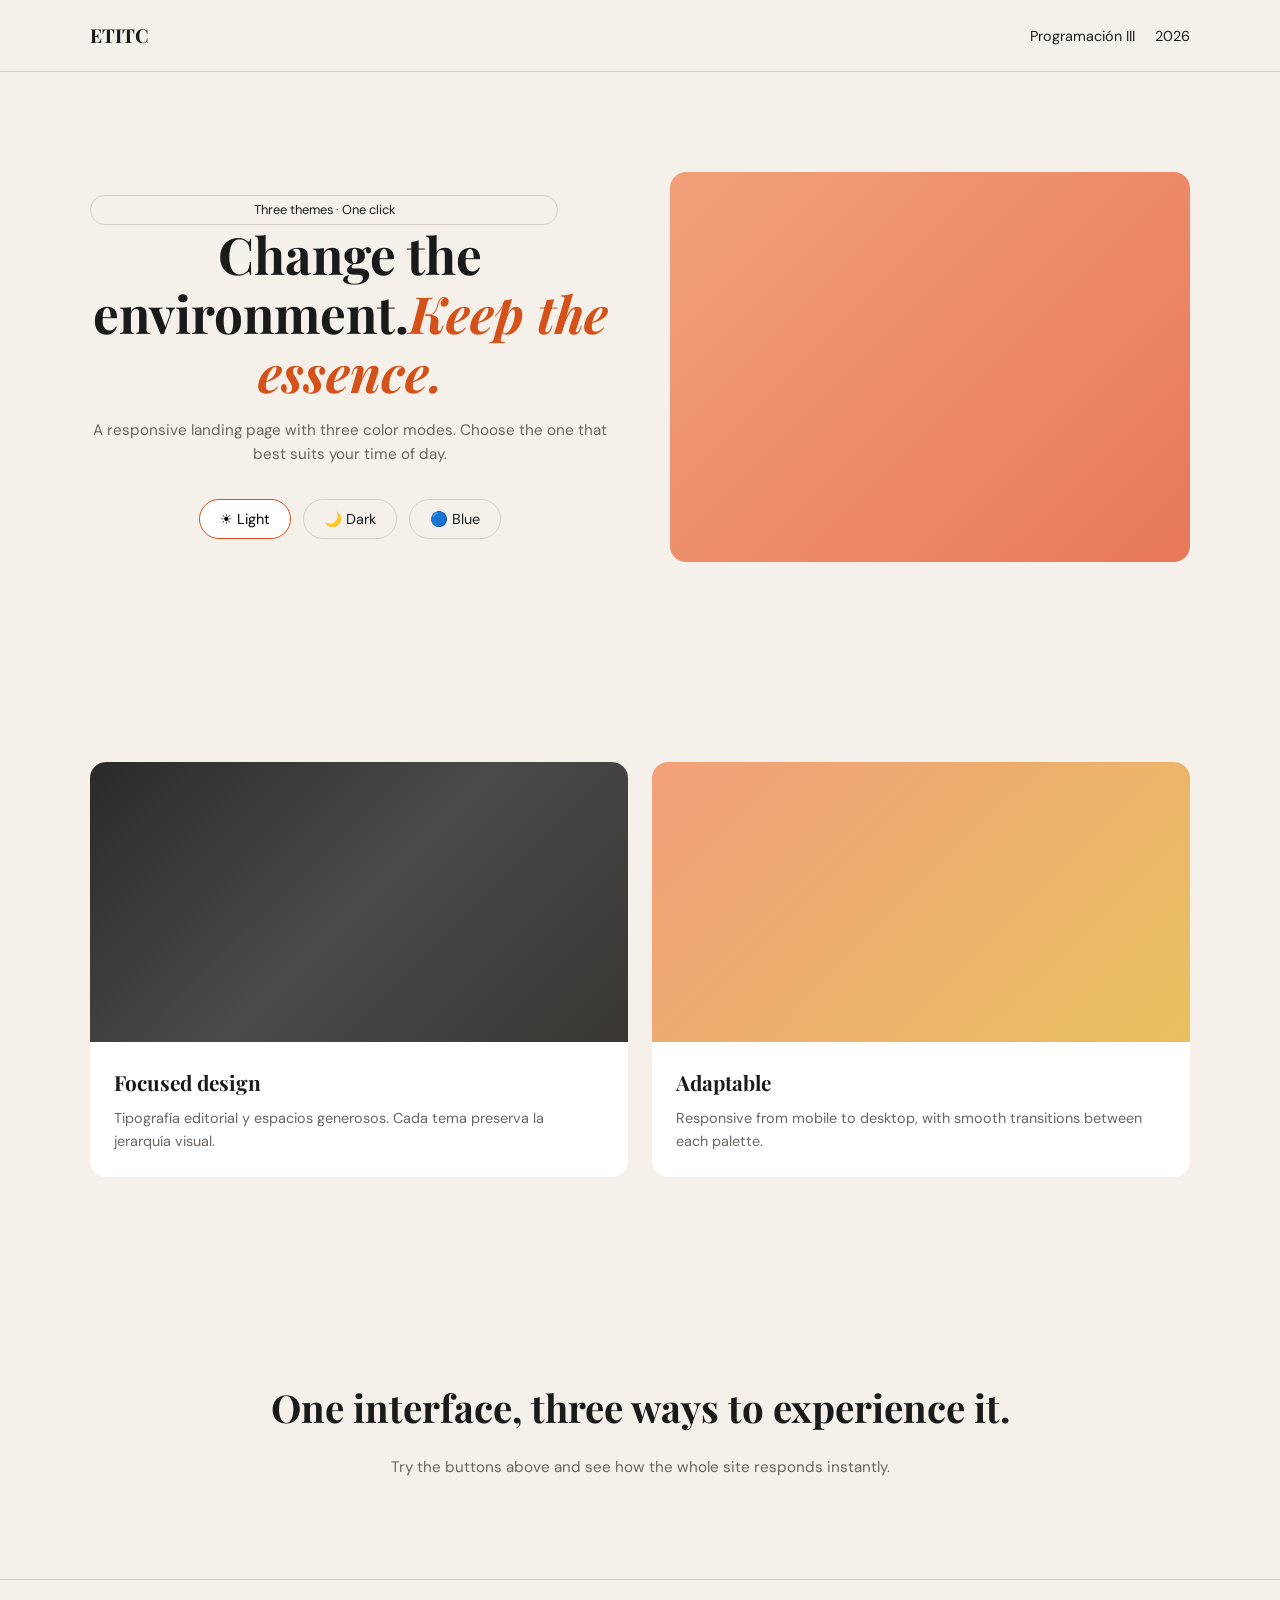
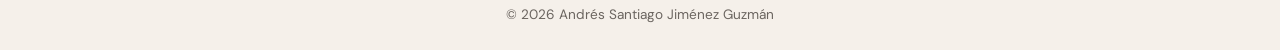
<file: Switcher-BG-Color/index.html>
<!doctype html>
<html lang="en">
  <head>
    <meta charset="UTF-8" />
    <meta name="viewport" content="width=device-width, initial-scale=1.0" />
    <title>Switcher-BG-Color</title>
    <link rel="stylesheet" href="./css/style.css" />
  </head>
  <body class="light">
    <header>
      <nav>
        <span class="logo">ETITC</span>
        <ul>
          <li><a href="#features">Programación III</a></li>
          <li><a href="#cta">2026</a></li>
        </ul>
      </nav>
    </header>

    <main>
      <section id="hero">
        <div class="hero-content">
          <span class="badge">Three themes · One click</span>
          <h1>Change the environment.<em>Keep the essence.</em></h1>
          <p>
            A responsive landing page with three color modes. Choose the one
            that best suits your time of day.
          </p>
          <div class="theme-buttons">
            <button class="active" data-theme="light">☀ Light</button>
            <button data-theme="dark">🌙 Dark</button>
            <button data-theme="blue">🔵 Blue</button>
          </div>
        </div>
        <div class="hero-image">
          <div class="hero-placeholder"></div>
        </div>
      </section>

      <section id="features">
        <article class="card">
          <div class="card-image card-image--dark"></div>
          <div class="card-body">
            <h2>Focused design</h2>
            <p>
              Tipografía editorial y espacios generosos. Cada tema preserva la
              jerarquía visual.
            </p>
          </div>
        </article>
        <article class="card">
          <div class="card-image card-image--warm"></div>
          <div class="card-body">
            <h2>Adaptable</h2>
            <p>
              Responsive from mobile to desktop, with smooth transitions between
              each palette.
            </p>
          </div>
        </article>
      </section>

      <section id="cta">
        <h2>One interface, three ways to experience it.</h2>
        <p>
          Try the buttons above and see how the whole site responds instantly.
        </p>
      </section>
    </main>

    <footer>
      <p>&copy; 2026 Andrés Santiago Jiménez Guzmán</p>
    </footer>

    <script src="./js/script.js"></script>
  </body>
</html>
</file>
<file: Switcher-BG-Color/css/style.css>
/* ============================================
   FUENTES
   ============================================ */
@import url("https://fonts.googleapis.com/css2?family=Playfair+Display:ital,wght@0,700;1,700&family=DM+Sans:wght@400;500&display=swap");

/* ============================================
   RESET
   ============================================ */
*,
*::before,
*::after {
  margin: 0;
  padding: 0;
  box-sizing: border-box;
}

/* ============================================
   VARIABLES — TEMA CLARO (default)
   ============================================ */
:root {
  --color-bg: #f5f0ea;
  --color-text: #1a1a1a;
  --color-accent: #d4521a;
  --color-surface: #ffffff;
  --color-muted: #6b6560;
  --color-border: #d6d0c8;

  --font-heading: "Playfair Display", serif;
  --font-body: "DM Sans", sans-serif;

  --radius: 16px;
  --max-width: 1100px;
  --color-bg-boton: #ffff;
  --color-text-boton: rgb(0, 0, 0);
}

/* ============================================
   TEMAS
   ============================================ */
body.dark {
  --color-bg: #1c1c1c;
  --color-text: #f0ece6;
  --color-surface: #2a2a2a;
  --color-muted: #9a9590;
  --color-border: #3a3a3a;
  --color-bg-boton: #1c1c1c;
  --color-text-boton: #ffff;
}

body.blue {
  --color-bg: #e8f0fe;
  --color-text: #0d1b4b;
  --color-surface: #d4e4fd;
  --color-muted: #4a6090;
  --color-border: #a8c4f0;
  --color-bg-boton: #e8f0fe;
  --color-text-boton: #0d1b4b;
}

/* ============================================
   BASE
   ============================================ */
body {
  background-color: var(--color-bg);
  color: var(--color-text);
  font-family: var(--font-body);
  line-height: 1.6;
  min-height: 100vh;
  display: flex;
  flex-direction: column;
  transition:
    background-color 0.4s ease,
    color 0.4s ease;
}

main {
  flex: 1;
}

a {
  text-decoration: none;
  color: var(--color-text);
  transition: color 0.2s ease;
}

a:hover {
  color: var(--color-accent);
}

img {
  display: block;
  width: 100%;
}

/* ============================================
   NAVBAR — móvil
   ============================================ */
header {
  border-bottom: 1px solid var(--color-border);
  transition: border-color 0.4s ease;
}

nav {
  display: flex;
  justify-content: space-between;
  align-items: center;
  width: 90%;
  max-width: var(--max-width);
  margin: 0 auto;
  padding: 20px 0;
}

.logo {
  font-family: var(--font-heading);
  font-size: 1.2rem;
  font-weight: 700;
}

nav ul {
  list-style: none;
  display: flex;
  gap: 20px;
}

nav ul li a {
  font-size: 0.9rem;
}

/* ============================================
   HERO — móvil (una columna)
   ============================================ */
#hero {
  display: grid;
  grid-template-columns: 1fr;
  gap: 40px;
  padding: 60px 0;
  width: 90%;
  max-width: var(--max-width);
  margin: 0 auto;
}
.badge {
  display: inline-block;
  border: 1px solid var(--color-border);
  border-radius: 999px;
  padding: 4px 14px;
  font-size: 0.8rem;
  margin: 0 auto;
  width: 90%;
  text-align: center;
  transition: border-color 0.4s ease;
}
h1 {
  font-family: var(--font-heading);
  font-size: clamp(2rem, 6vw, 3.2rem);
  line-height: 1.15;
  margin-bottom: 16px;
  text-align: center;
}

h1 em {
  color: var(--color-accent);
  font-style: italic;
}

.hero-content p {
  color: var(--color-muted);
  font-size: 0.95rem;
  /* max-width: 90%; */
  margin-bottom: 32px;
  transition: color 0.4s ease;
  text-align: center;
}
/* Botones de tema */
.theme-buttons {
  display: flex;
  flex-wrap: wrap;
  gap: 12px;
  justify-content: center;
}

.theme-buttons button {
  padding: 10px 20px;
  border-radius: 999px;
  border: 1px solid var(--color-border);
  background: transparent;
  color: var(--color-text);
  font-family: var(--font-body);
  font-size: 0.9rem;
  cursor: pointer;
  transition: all 0.2s ease;
}

.theme-buttons button:hover {
  border-color: var(--color-accent);
  color: var(--color-accent);
}

.theme-buttons button.active {
  background: var(--color-bg-boton);
  border-color: var(--color-accent);
  color: var(--color-text-boton);
}

/* Placeholder imagen hero */
.hero-placeholder {
  width: 100%;
  aspect-ratio: 4 / 3;
  border-radius: var(--radius);
  background: linear-gradient(135deg, #f2a07a, #e8785a, #c45a3a, #f0c0a0);
  background-size: 300% 300%;
  animation: gradientShift 6s ease infinite;
}

@keyframes gradientShift {
  0% {
    background-position: 0% 50%;
  }
  50% {
    background-position: 100% 50%;
  }
  100% {
    background-position: 0% 50%;
  }
}
/* ============================================
   FEATURES — móvil (una columna)
   ============================================ */
#features {
  display: grid;
  grid-template-columns: 1fr;
  gap: 24px;
  padding: 60px 0;
  width: 90%;
  max-width: var(--max-width);
  margin: 0 auto;
}

.card {
  background: var(--color-surface);
  border-radius: var(--radius);
  overflow: hidden;
  transition:
    background-color 0.4s ease,
    transform 0.2s ease,
    box-shadow 0.2s ease;
}

.card:hover {
  transform: translateY(-4px);
  box-shadow: 0 12px 32px rgba(0, 0, 0, 0.1);
}

.card-image {
  width: 100%;
  height: 220px;
}

.card-image--dark {
  background: linear-gradient(135deg, #2a2a2a, #4a4a4a, #3a3530);
}

.card-image--warm {
  background: linear-gradient(135deg, #f2a07a, #e8c060, #d4521a);
  background-size: 200% 200%;
  animation: gradientShift 8s ease infinite;
}

.card-body {
  padding: 24px;
}

.card-body h2 {
  font-family: var(--font-heading);
  font-size: 1.3rem;
  margin-bottom: 8px;
}

.card-body p {
  color: var(--color-muted);
  font-size: 0.9rem;
  transition: color 0.4s ease;
}

/* ============================================
   CTA
   ============================================ */
#cta {
  text-align: center;
  padding: 80px 20px;
}

#cta h2 {
  font-family: var(--font-heading);
  font-size: clamp(1.4rem, 4vw, 2.4rem);
  margin-bottom: 16px;
}

#cta p {
  color: var(--color-muted);
  font-size: 0.95rem;
  transition: color 0.4s ease;
}

/* ============================================
   FOOTER
   ============================================ */
footer {
  border-top: 1px solid var(--color-border);
  padding: 24px 0;
  text-align: center;
  transition: border-color 0.4s ease;
}

footer p {
  color: var(--color-muted);
  font-size: 0.85rem;
  transition: color 0.4s ease;
}

/* ============================================
   TABLET — min-width: 768px
   ============================================ */
@media (min-width: 768px) {
  #features {
    grid-template-columns: 1fr 1fr;
  }

  .card-image {
    height: 260px;
  }

  #hero {
    padding: 80px 0;
    width: 90%;
  }

  #features {
    padding: 80px 0;
  }
}

/* ============================================
   DESKTOP — min-width: 1024px
   ============================================ */
@media (min-width: 1024px) {
  #hero {
    grid-template-columns: 1fr 1fr;
    align-items: center;
    gap: 60px;
    padding: 100px 0;
  }

  #features {
    padding: 100px 0;
  }

  #cta {
    padding: 100px 20px;
  }

  .card-image {
    height: 280px;
  }
}
</file>
